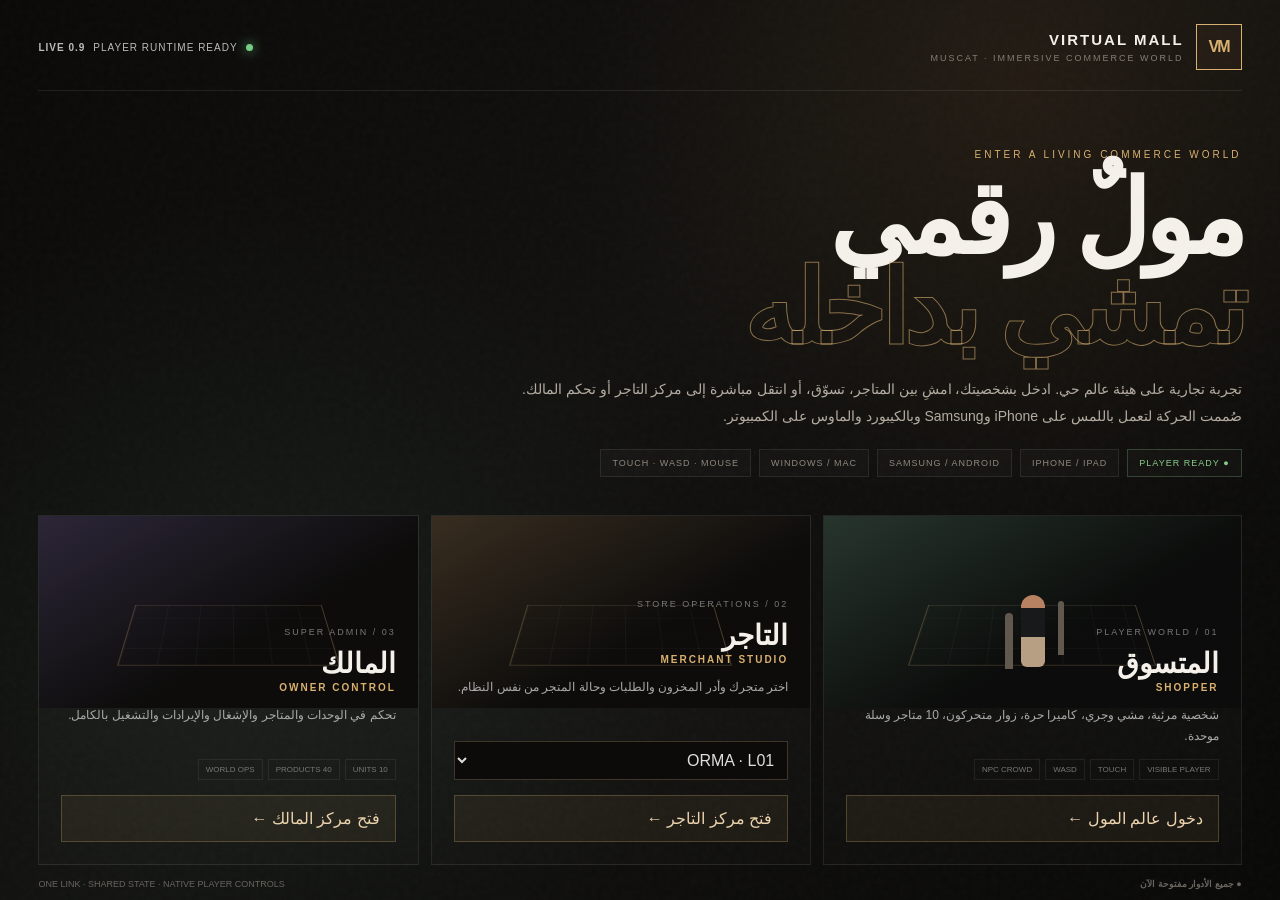
<file: index.html>
<!doctype html><html lang="ar" dir="rtl"><head><meta charset="utf-8"><meta name="viewport" content="width=device-width,initial-scale=1,viewport-fit=cover,user-scalable=no"><meta name="theme-color" content="#090807"><title>Virtual Mall v0.9</title><style>html,body{margin:0;height:100%;background:#090807;color:#f5f1ea;font-family:-apple-system,BlinkMacSystemFont,"Segoe UI",Arial,sans-serif}.boot{height:100%;display:grid;place-items:center;text-align:center;padding:24px}.boot b{display:block;font-size:22px;letter-spacing:2px}.boot span{display:block;color:#d9b06f;margin-top:10px;font-size:12px}.boot i{display:block;width:34px;height:34px;border:2px solid #33291f;border-top-color:#d9b06f;border-radius:50%;margin:24px auto;animation:s .8s linear infinite}@keyframes s{to{transform:rotate(360deg)}}</style></head><body><div class="boot"><div><b>VIRTUAL MALL</b><span>PLAYER RUNTIME v0.9</span><i></i><small>جاري تشغيل العالم…</small></div></div><script>(async()=>{try{const ps=Array.from({length:7},(_,i)=>`vm09/part${String(i).padStart(2,'0')}.txt`);const rs=await Promise.all(ps.map(p=>fetch(p,{cache:'no-store'}).then(r=>{if(!r.ok)throw Error(p+' '+r.status);return r.text()})));document.open();document.write(rs.join(''));document.close()}catch(e){document.body.innerHTML='<div class="boot"><div><b>تعذر تشغيل العالم</b><span>أعد تحميل الصفحة أو افتحها في Safari / Chrome</span><small>'+String(e)+'</small></div></div>'}})();</script></body></html>
</file>
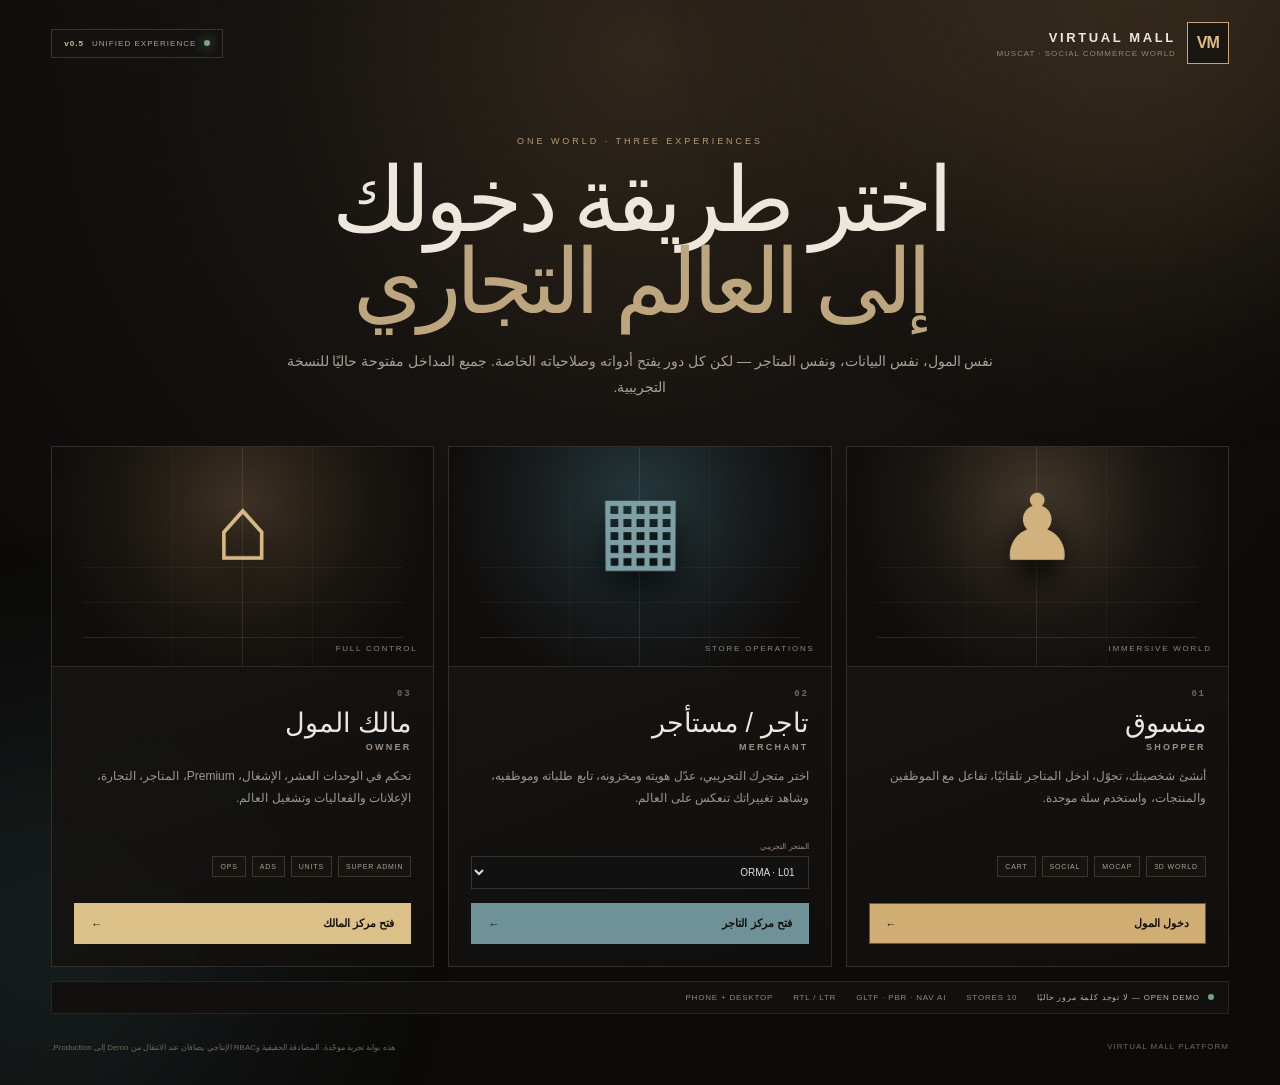
<file: virtual-mall/index.html>
<!doctype html>
<html lang="ar" dir="rtl">
<head>
<meta charset="utf-8"><meta name="viewport" content="width=device-width,initial-scale=1,viewport-fit=cover">
<meta name="theme-color" content="#0d0c0b"><meta name="description" content="Virtual Mall unified role gateway — shopper, merchant and owner">
<title>Virtual Mall — البوابة الرئيسية</title>
<link rel="manifest" href="manifest.webmanifest"><link rel="stylesheet" href="portal.css">
</head>
<body>
<main class="portal-shell">
  <div class="ambient a1"></div><div class="ambient a2"></div><div class="grid"></div>
  <header class="portal-head">
    <div class="brand"><span>VM</span><div><b>VIRTUAL MALL</b><small>MUSCAT · SOCIAL COMMERCE WORLD</small></div></div>
    <div class="release"><i></i><span>UNIFIED EXPERIENCE</span><b>v0.5</b></div>
  </header>
  <section class="hero">
    <div class="eyebrow">ONE WORLD · THREE EXPERIENCES</div>
    <h1>اختر طريقة دخولك<br><em>إلى العالم التجاري</em></h1>
    <p>نفس المول، نفس البيانات، ونفس المتاجر — لكن كل دور يفتح أدواته وصلاحياته الخاصة. جميع المداخل مفتوحة حاليًا للنسخة التجريبية.</p>
  </section>
  <section class="roles">
    <article class="role shopper" data-role="shopper" tabindex="0">
      <div class="role-media"><span class="figure">♟</span><div class="depth"></div><small>IMMERSIVE WORLD</small></div>
      <div class="role-copy"><div class="num">01</div><h2>متسوق</h2><h3>SHOPPER</h3><p>أنشئ شخصيتك، تجوّل، ادخل المتاجر تلقائيًا، تفاعل مع الموظفين والمنتجات، واستخدم سلة موحدة.</p><div class="chips"><span>3D WORLD</span><span>MOCAP</span><span>SOCIAL</span><span>CART</span></div><button data-enter="shopper">دخول المول <b>←</b></button></div>
    </article>
    <article class="role merchant" data-role="merchant" tabindex="0">
      <div class="role-media"><span class="figure">▦</span><div class="depth"></div><small>STORE OPERATIONS</small></div>
      <div class="role-copy"><div class="num">02</div><h2>تاجر / مستأجر</h2><h3>MERCHANT</h3><p>اختر متجرك التجريبي، عدّل هويته ومخزونه، تابع طلباته وموظفيه، وشاهد تغييراتك تنعكس على العالم.</p><label class="store-picker"><span>المتجر التجريبي</span><select id="merchantStore"></select></label><button data-enter="merchant">فتح مركز التاجر <b>←</b></button></div>
    </article>
    <article class="role owner" data-role="owner" tabindex="0">
      <div class="role-media"><span class="figure">⌂</span><div class="depth"></div><small>FULL CONTROL</small></div>
      <div class="role-copy"><div class="num">03</div><h2>مالك المول</h2><h3>OWNER</h3><p>تحكم في الوحدات العشر، الإشغال، Premium، المتاجر، التجارة، الإعلانات والفعاليات وتشغيل العالم.</p><div class="chips"><span>SUPER ADMIN</span><span>UNITS</span><span>ADS</span><span>OPS</span></div><button data-enter="owner">فتح مركز المالك <b>←</b></button></div>
    </article>
  </section>
  <section class="status-strip"><span><i></i> OPEN DEMO — لا توجد كلمة مرور حاليًا</span><span>10 STORES</span><span>GLTF · PBR · NAV AI</span><span>RTL / LTR</span><span>PHONE + DESKTOP</span></section>
  <footer><span>VIRTUAL MALL PLATFORM</span><p>هذه بوابة تجربة موحّدة. المصادقة الحقيقية وRBAC الإنتاجي يضافان عند الانتقال من Demo إلى Production.</p></footer>
</main>
<script src="dashboard-shared.js"></script><script src="portal.js"></script>
</body></html>
</file>
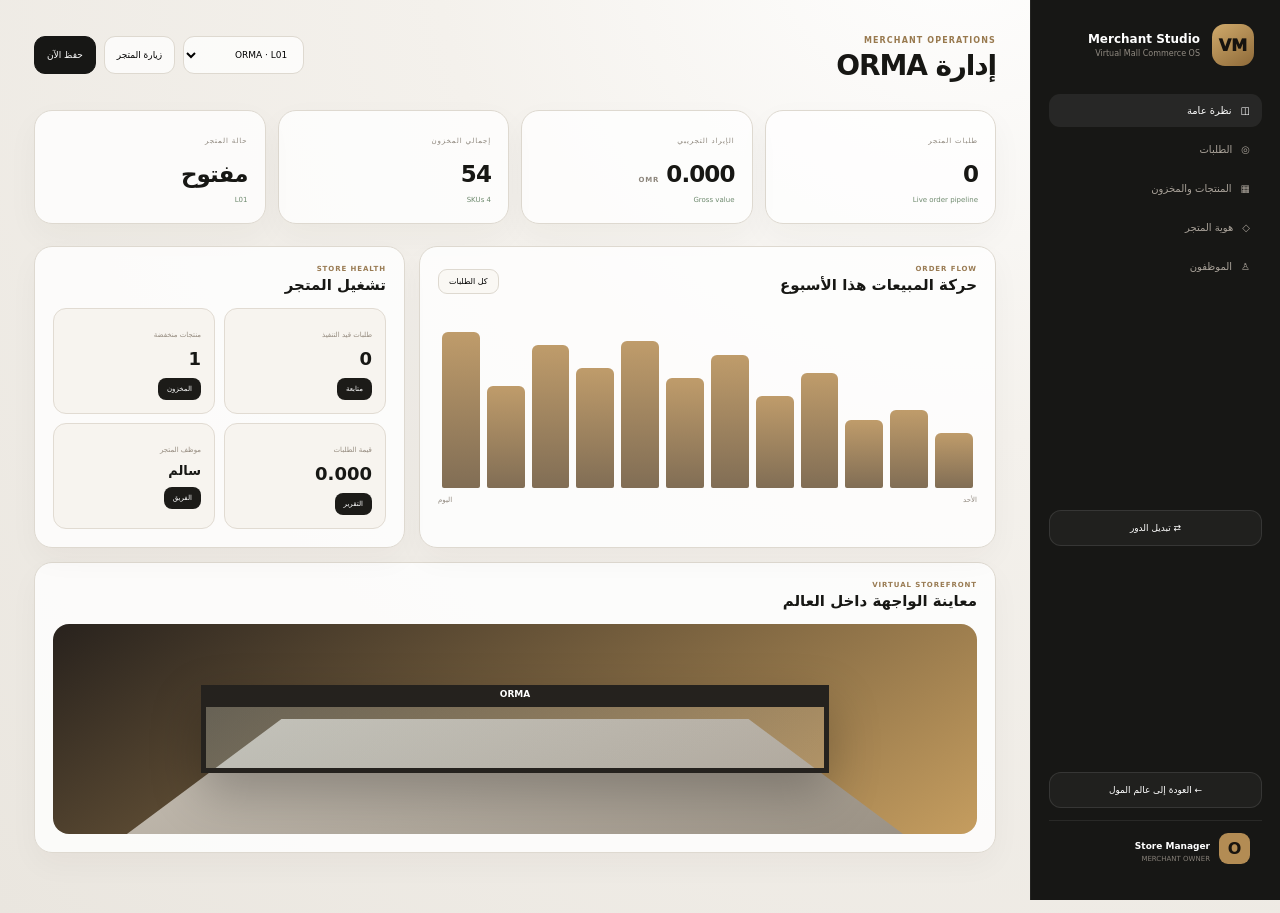
<file: virtual-mall/merchant.html>
<!doctype html><html lang="ar" dir="rtl"><head><meta charset="utf-8"><meta name="viewport" content="width=device-width,initial-scale=1"><meta name="theme-color" content="#171715"><title>Merchant Studio — Virtual Mall</title><link rel="stylesheet" href="dashboard.css"></head><body><div class="app"><aside class="sidebar"><div class="logo"><span>VM</span><div><b>Merchant Studio</b><small>Virtual Mall Commerce OS</small></div></div><nav class="nav"><button class="active" data-tab="overview">◫ <span>نظرة عامة</span></button><button data-tab="orders">◎ <span>الطلبات</span></button><button data-tab="catalog">▦ <span>المنتجات والمخزون</span></button><button data-tab="brand">◇ <span>هوية المتجر</span></button><button data-tab="staff">♙ <span>الموظفون</span></button></nav><button class="world-link portal-link" onclick="location.href='index.html'">⇄ <span>تبديل الدور</span></button><button class="world-link" onclick="location.href='shopper.html'">← <span>العودة إلى عالم المول</span></button><div class="profile"><i>O</i><div><b>Store Manager</b><small>MERCHANT OWNER</small></div></div></aside><main class="content"><header class="top"><div><small>MERCHANT OPERATIONS</small><h1 id="pageTitle">إدارة المتجر</h1></div><div class="top-actions"><select id="storeSelect"></select><button id="visitStore">زيارة المتجر</button><button class="primary" id="saveNow">حفظ الآن</button></div></header><div id="view"></div></main></div><div class="toast" id="toast"></div><script src="dashboard-shared.js"></script><script src="merchant.js"></script></body></html>
</file>
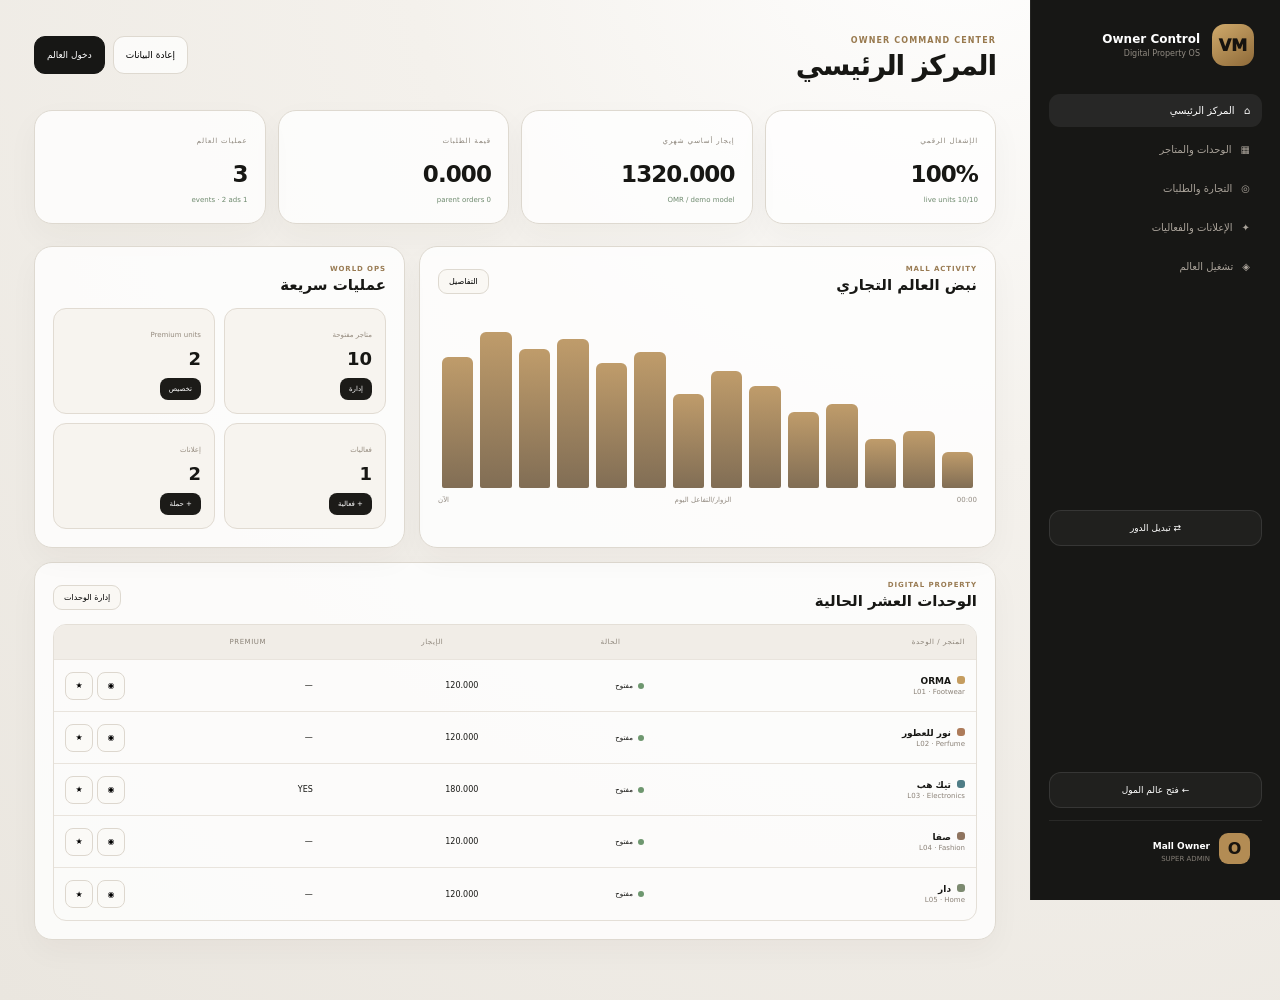
<file: virtual-mall/owner.html>
<!doctype html><html lang="ar" dir="rtl"><head><meta charset="utf-8"><meta name="viewport" content="width=device-width,initial-scale=1"><meta name="theme-color" content="#171715"><title>Owner Control Center — Virtual Mall</title><link rel="stylesheet" href="dashboard.css"></head><body><div class="app"><aside class="sidebar"><div class="logo"><span>VM</span><div><b>Owner Control</b><small>Digital Property OS</small></div></div><nav class="nav"><button class="active" data-tab="overview">⌂ <span>المركز الرئيسي</span></button><button data-tab="units">▦ <span>الوحدات والمتاجر</span></button><button data-tab="commerce">◎ <span>التجارة والطلبات</span></button><button data-tab="events">✦ <span>الإعلانات والفعاليات</span></button><button data-tab="world">◈ <span>تشغيل العالم</span></button></nav><button class="world-link portal-link" onclick="location.href='index.html'">⇄ <span>تبديل الدور</span></button><button class="world-link" onclick="location.href='shopper.html'">← <span>فتح عالم المول</span></button><div class="profile"><i>O</i><div><b>Mall Owner</b><small>SUPER ADMIN</small></div></div></aside><main class="content"><header class="top"><div><small>OWNER COMMAND CENTER</small><h1 id="pageTitle">المركز الرئيسي</h1></div><div class="top-actions"><button id="resetDemo">إعادة البيانات</button><button class="primary" onclick="location.href='shopper.html'">دخول العالم</button></div></header><div id="view"></div></main></div><div class="toast" id="toast"></div><script src="dashboard-shared.js"></script><script src="owner.js"></script></body></html>
</file>
<file: virtual-mall/portal.css>
*{box-sizing:border-box}html,body{margin:0;min-height:100%;background:#0c0b0a;color:#eee7dd;font-family:Inter,Segoe UI,Tahoma,Arial,sans-serif}body{overflow-x:hidden}.portal-shell{position:relative;min-height:100vh;padding:22px clamp(18px,4vw,62px) 30px;isolation:isolate;background:radial-gradient(circle at 50% 5%,#30271c 0,#161310 31%,#0c0b0a 67%)}.grid{position:fixed;inset:0;z-index:-3;opacity:.17;background-image:linear-gradient(rgba(255,255,255,.05) 1px,transparent 1px),linear-gradient(90deg,rgba(255,255,255,.05) 1px,transparent 1px);background-size:64px 64px;mask-image:linear-gradient(to bottom,#000,transparent 80%)}.ambient{position:fixed;border-radius:50%;filter:blur(110px);z-index:-2;opacity:.2}.a1{width:44vw;height:44vw;background:#b38a50;top:-24vw;right:-12vw}.a2{width:32vw;height:32vw;background:#446d72;bottom:-19vw;left:-12vw}.portal-head{display:flex;align-items:center;justify-content:space-between;gap:16px;max-width:1600px;margin:auto}.brand{display:flex;align-items:center;gap:11px}.brand>span{display:grid;place-items:center;width:42px;height:42px;border:1px solid #c5a46e;background:#1a1713;color:#dfbe82;font-weight:900;letter-spacing:-1px}.brand b{font-size:13px;letter-spacing:.2em}.brand small{display:block;margin-top:3px;font-size:8px;color:#8f887e;letter-spacing:.12em}.release{display:flex;align-items:center;gap:8px;border:1px solid #39342d;background:#151311cc;padding:9px 12px;font-size:8px;letter-spacing:.13em;color:#ada396}.release i{width:6px;height:6px;border-radius:50%;background:#76a781;box-shadow:0 0 12px #76a781}.release b{color:#d6ba87}.hero{max-width:940px;margin:8vh auto 5vh;text-align:center}.eyebrow{font-size:9px;color:#b69b70;letter-spacing:.33em;margin-bottom:13px}.hero h1{font-size:clamp(42px,7vw,92px);line-height:.92;margin:0;letter-spacing:-.055em;font-weight:500}.hero h1 em{font-style:normal;color:#bda57e}.hero p{max-width:720px;margin:24px auto 0;color:#a9a096;font-size:14px;line-height:1.9}.roles{max-width:1600px;margin:auto;display:grid;grid-template-columns:repeat(3,1fr);gap:14px}.role{position:relative;display:grid;grid-template-rows:220px 1fr;border:1px solid #312d27;background:linear-gradient(160deg,#1a1714e8,#11100edb);min-height:510px;overflow:hidden;transition:.35s transform,.35s border-color,.35s box-shadow}.role:hover,.role:focus-within{transform:translateY(-5px);border-color:#806f55;box-shadow:0 28px 70px #0008}.role-media{position:relative;display:grid;place-items:center;overflow:hidden;border-bottom:1px solid #2e2924;background:radial-gradient(circle at 50% 25%,#43382a 0,#1b1713 45%,#100e0d 75%)}.merchant .role-media{background:radial-gradient(circle at 50% 25%,#24393c,#17191a 48%,#100e0d 77%)}.owner .role-media{background:radial-gradient(circle at 50% 25%,#3d3123,#191510 50%,#100e0d 77%)}.role-media:before,.role-media:after{content:"";position:absolute;inset:auto 8% 28px;height:1px;background:#ffffff18;box-shadow:0 -35px #ffffff0c,0 -70px #ffffff09}.role-media:after{width:1px;height:120%;inset:-10% 50%;box-shadow:-70px 0 #ffffff08,70px 0 #ffffff08}.figure{position:relative;z-index:2;font-size:92px;color:#d1b27d;filter:drop-shadow(0 18px 18px #000);transform:perspective(300px) rotateX(-3deg)}.merchant .figure{color:#7da0a5}.owner .figure{color:#d7ba82}.role-media small{position:absolute;bottom:13px;right:16px;font-size:8px;letter-spacing:.22em;color:#8f867b}.role-copy{padding:22px;display:flex;flex-direction:column}.num{font:700 9px monospace;color:#70675d;letter-spacing:.2em}.role h2{margin:8px 0 0;font-size:27px;font-weight:500}.role h3{margin:3px 0 13px;font-size:9px;letter-spacing:.25em;color:#9d917f}.role p{color:#9e978e;font-size:12px;line-height:1.85;margin:0 0 15px;min-height:66px}.chips{display:flex;gap:6px;flex-wrap:wrap;margin:auto 0 16px}.chips span{font-size:7px;letter-spacing:.12em;padding:6px 7px;border:1px solid #3b352e;color:#a9a096;background:#161411}.role button{margin-top:auto;width:100%;border:1px solid #66563e;background:#cfad73;color:#15110c;padding:13px 16px;cursor:pointer;font-weight:800;font-size:11px;display:flex;justify-content:space-between;align-items:center;transition:.25s}.merchant button{background:#6f9298;border-color:#6f9298}.owner button{background:#dbc087;border-color:#dbc087}.role button:hover{filter:brightness(1.09);transform:translateY(-1px)}.store-picker{display:grid;gap:5px;margin:-4px 0 14px}.store-picker span{font-size:8px;color:#8f867b}.store-picker select{width:100%;background:#111;color:#ddd;border:1px solid #3a3430;padding:9px;font-size:10px}.status-strip{max-width:1600px;margin:14px auto 0;display:flex;gap:20px;align-items:center;overflow:auto;border:1px solid #28241f;background:#11100e;padding:11px 14px;font-size:8px;color:#8e867d;letter-spacing:.1em;white-space:nowrap}.status-strip span:first-child{color:#bcb3a6}.status-strip i{display:inline-block;width:6px;height:6px;border-radius:50%;background:#70a77e;margin-left:5px}footer{max-width:1600px;margin:28px auto 0;display:flex;justify-content:space-between;gap:20px;color:#6e685f;font-size:8px;letter-spacing:.12em}footer p{margin:0;letter-spacing:0;max-width:620px;text-align:left;line-height:1.6}@media(max-width:980px){.roles{grid-template-columns:1fr}.role{grid-template-columns:160px 1fr;grid-template-rows:auto;min-height:250px}.role-media{border-bottom:0;border-left:1px solid #2e2924}.figure{font-size:65px}.hero{margin-top:7vh}.role p{min-height:0}}@media(max-width:620px){.portal-shell{padding:16px 12px 24px}.release span{display:none}.hero{margin:55px auto 32px}.hero h1{font-size:48px}.hero p{font-size:12px}.role{grid-template-columns:1fr;grid-template-rows:145px auto;min-height:0}.role-media{border-left:0;border-bottom:1px solid #2e2924}.figure{font-size:62px}.role-copy{padding:18px}.role p{font-size:11px}.portal-head{position:relative;z-index:4}footer{display:block}footer p{text-align:right;margin-top:8px}}
</file>
<file: virtual-mall/dashboard.css>
:root{font-family:Inter,ui-sans-serif,system-ui,-apple-system,"Segoe UI",Tahoma,Arial,sans-serif;color:#20201e;background:#f3f1ed;--ink:#171714;--muted:#817b72;--line:#ded9d0;--panel:#fbfaf7;--gold:#aa8450}*{box-sizing:border-box}body{margin:0;min-height:100vh;background:radial-gradient(circle at 75% -10%,#fff 0,#f4f1ec 38%,#eae6df 100%);color:var(--ink)}button,input,select{font:inherit}button{cursor:pointer}.app{display:grid;grid-template-columns:250px 1fr;min-height:100vh}.sidebar{position:sticky;top:0;height:100vh;background:#171715;color:#fff;padding:24px 18px;display:flex;flex-direction:column;border-inline-end:1px solid rgba(255,255,255,.06)}.logo{display:flex;align-items:center;gap:12px;padding:0 8px 28px}.logo span{width:42px;height:42px;border-radius:13px;background:linear-gradient(145deg,#d0aa6b,#8e6a39);display:grid;place-items:center;color:#16130f;font-weight:950}.logo div{display:flex;flex-direction:column}.logo b{font-size:12px}.logo small{font-size:8px;color:#918b82;margin-top:3px}.nav{display:flex;flex-direction:column;gap:6px}.nav button{border:0;background:transparent;color:#aaa39a;border-radius:11px;text-align:start;padding:11px 12px;font-size:10px;display:flex;gap:9px;align-items:center}.nav button.active,.nav button:hover{background:rgba(255,255,255,.07);color:#fff}.sidebar .world-link{margin-top:auto;border:1px solid rgba(255,255,255,.1);background:rgba(255,255,255,.04);color:#fff;border-radius:12px;padding:12px;font-size:9px}.profile{margin-top:12px;padding:12px;border-top:1px solid rgba(255,255,255,.08);display:flex;gap:9px;align-items:center}.profile i{width:31px;height:31px;border-radius:9px;background:#b38c54;display:grid;place-items:center;font-style:normal;color:#18140f;font-weight:900}.profile b{font-size:9px}.profile small{display:block;font-size:7px;color:#857f77;margin-top:2px}.content{padding:28px 34px 60px;min-width:0}.top{display:flex;justify-content:space-between;gap:20px;align-items:center;margin-bottom:28px}.top h1{font-size:28px;margin:2px 0 0;letter-spacing:-.04em}.top>div>small{font-size:8px;color:#98794e;letter-spacing:.14em;font-weight:900}.top-actions{display:flex;gap:8px;align-items:center}.top-actions select,.top-actions button{height:38px;border:1px solid var(--line);background:rgba(255,255,255,.75);border-radius:11px;padding:0 12px;font-size:9px}.top-actions .primary{background:#171715;color:#fff;border-color:#171715}.metrics{display:grid;grid-template-columns:repeat(4,minmax(0,1fr));gap:12px;margin-bottom:22px}.metric{background:rgba(255,255,255,.8);border:1px solid var(--line);border-radius:18px;padding:17px;box-shadow:0 12px 32px rgba(46,40,31,.04)}.metric small{font-size:7px;color:#8d867c;text-transform:uppercase;letter-spacing:.12em}.metric b{display:block;font-size:23px;margin-top:14px;letter-spacing:-.04em}.metric em{font-style:normal;font-size:7px;color:#6e8a6e}.grid{display:grid;grid-template-columns:1.4fr .9fr;gap:14px}.panel{background:rgba(255,255,255,.82);border:1px solid var(--line);border-radius:18px;padding:18px;box-shadow:0 12px 30px rgba(46,40,31,.035);min-width:0}.panel-head{display:flex;justify-content:space-between;align-items:end;margin-bottom:14px}.panel-head small{display:block;font-size:7px;color:#997b53;letter-spacing:.13em;font-weight:900}.panel-head h2{font-size:15px;margin:3px 0 0}.panel-head button{border:1px solid var(--line);background:#faf8f4;border-radius:9px;padding:7px 10px;font-size:8px}.table{border:1px solid #e4dfd7;border-radius:13px;overflow:hidden}.tr{display:grid;grid-template-columns:1.4fr .7fr .7fr .8fr auto;gap:10px;align-items:center;min-height:52px;padding:8px 11px;border-bottom:1px solid #e9e4dd;font-size:8px}.tr:last-child{border-bottom:0}.tr.header{min-height:35px;background:#f1ede7;color:#8b8378;font-size:7px;text-transform:uppercase;letter-spacing:.08em}.tr b{font-size:9px}.tr small{display:block;font-size:7px;color:#8a8177;margin-top:2px}.status{display:inline-flex;align-items:center;gap:5px;font-size:7px}.status:before{content:"";width:6px;height:6px;border-radius:50%;background:#6e976f}.status.closed:before{background:#a96868}.actions{display:flex;gap:4px}.actions button{width:28px;height:28px;border:1px solid #ddd7ce;background:#fbfaf7;border-radius:8px}.chart{height:180px;display:flex;align-items:end;gap:7px;padding:18px 4px 0}.bar{flex:1;min-width:8px;border-radius:6px 6px 2px 2px;background:linear-gradient(180deg,#b68e56,#6f593d);opacity:.88}.legend{display:flex;justify-content:space-between;color:#928a80;font-size:7px;margin-top:8px}.quick-grid{display:grid;grid-template-columns:1fr 1fr;gap:9px}.quick{border:1px solid #e1dbd2;background:#f7f4ef;border-radius:13px;padding:13px}.quick small{font-size:7px;color:#958b7f}.quick b{display:block;font-size:18px;margin:7px 0}.quick button{border:0;background:#1c1b18;color:#fff;border-radius:8px;padding:7px 9px;font-size:7px}.form-grid{display:grid;grid-template-columns:1fr 1fr;gap:10px}.form-grid label{font-size:7px;color:#827a70}.form-grid input,.form-grid select{width:100%;height:37px;border:1px solid #ddd6cd;background:#fbfaf7;border-radius:9px;padding:0 9px;margin-top:5px;font-size:8px}.form-grid .full{grid-column:1/-1}.save{border:0;background:#171715;color:#fff;border-radius:10px;padding:10px 13px;font-size:8px}.notice{padding:10px 12px;border:1px solid #e2d5c2;background:#faf4e9;border-radius:11px;font-size:8px;color:#746650;margin-bottom:12px}.store-preview{height:210px;border-radius:16px;position:relative;overflow:hidden;display:grid;place-items:center;background:linear-gradient(145deg,#2b2620,#846842)}.store-preview:before{content:"";position:absolute;left:8%;right:8%;bottom:0;height:55%;background:linear-gradient(160deg,#c8c1b6,#9b9285);clip-path:polygon(20% 0,80% 0,100% 100%,0 100%)}.store-preview .front{position:relative;z-index:2;width:68%;height:42%;border:5px solid #25221e;border-top-width:22px;background:linear-gradient(90deg,rgba(188,207,208,.25),rgba(255,255,255,.12));box-shadow:0 20px 50px rgba(0,0,0,.25)}.store-preview .front b{position:absolute;top:-18px;left:0;right:0;text-align:center;color:#fff;font-size:9px}.toast{position:fixed;bottom:25px;left:50%;transform:translate(-50%,15px);opacity:0;background:#1a1916;color:#fff;border-radius:999px;padding:10px 15px;font-size:8px;transition:.2s;pointer-events:none}.toast.show{opacity:1;transform:translate(-50%,0)}@media(max-width:1000px){.app{grid-template-columns:76px 1fr}.sidebar{padding:18px 10px}.logo div,.nav button span,.profile div,.world-link span{display:none}.logo{justify-content:center}.nav button{justify-content:center}.metrics{grid-template-columns:repeat(2,1fr)}.grid{grid-template-columns:1fr}}@media(max-width:650px){.app{display:block}.sidebar{height:64px;position:sticky;z-index:10;flex-direction:row;align-items:center;padding:7px 10px}.logo{padding:0;margin-inline-end:6px}.logo span{width:38px;height:38px}.nav{flex-direction:row;overflow:auto}.nav button{width:38px;height:38px;padding:0}.profile,.world-link{display:none}.content{padding:18px 12px 45px}.top{align-items:flex-start}.top h1{font-size:23px}.top-actions select{max-width:130px}.metrics{gap:8px}.metric{padding:13px}.metric b{font-size:19px}.tr{grid-template-columns:1.2fr .7fr auto}.tr>*:nth-child(3),.tr>*:nth-child(4){display:none}.form-grid{grid-template-columns:1fr}.form-grid .full{grid-column:auto}}
</file>
